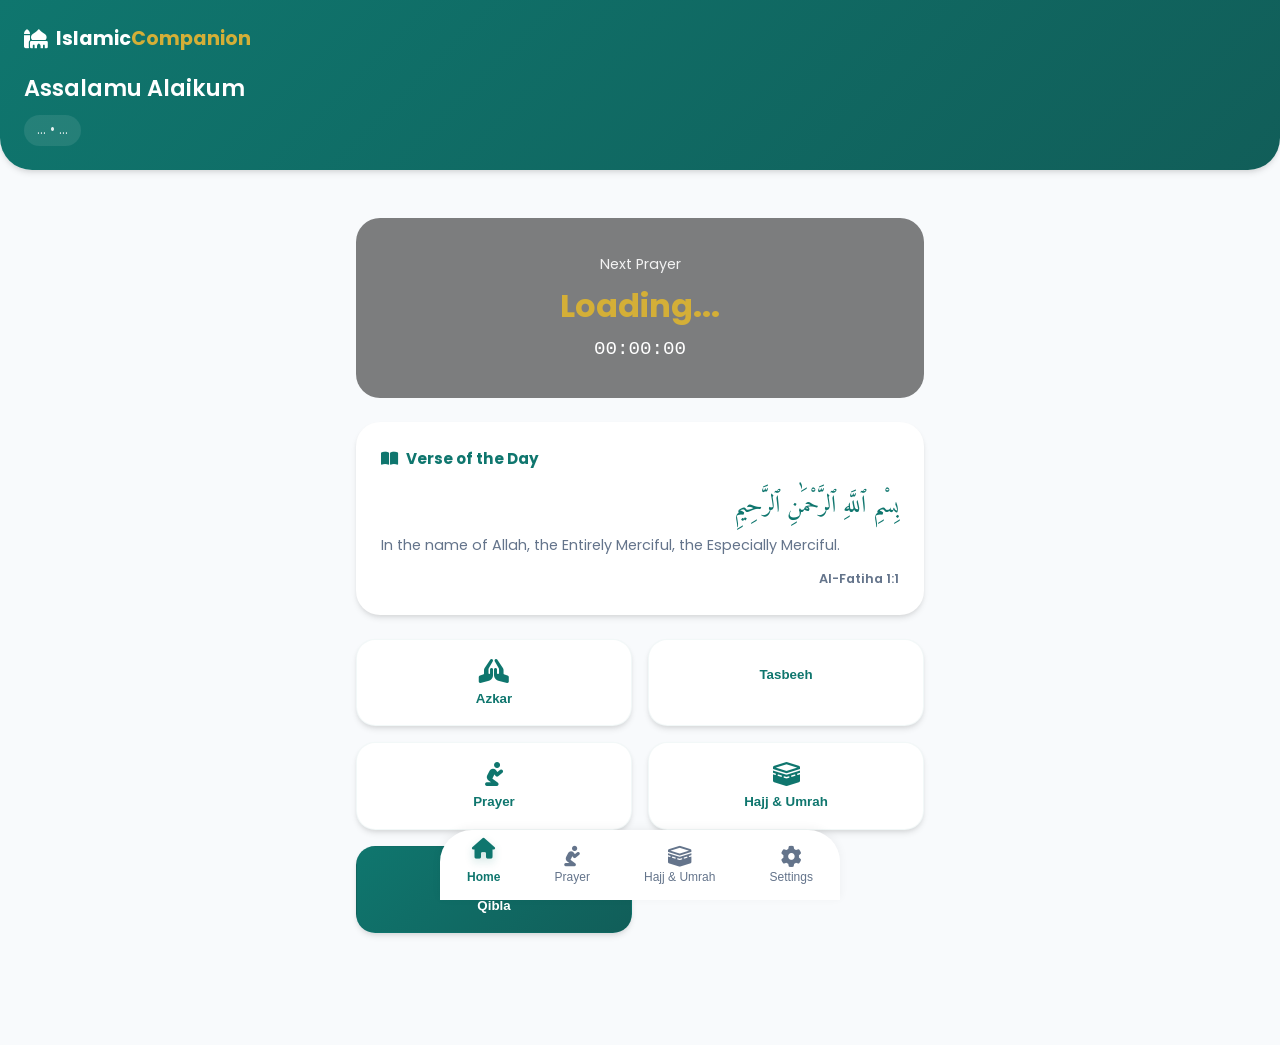
<file: index.html>
<!DOCTYPE html>
<html lang="en" data-theme="light">

<head>
    <meta charset="UTF-8">
    <meta name="viewport" content="width=device-width, initial-scale=1.0">
    <meta name="description" content="Islamic Companion - Prayer Times, Azkar, and Tasbeeh">
    <title>Islamic Companion</title>
    <!-- Fonts -->
    <link
        href="https://fonts.googleapis.com/css2?family=Amiri:wght@400;700&family=Poppins:wght@300;400;500;600;700&display=swap"
        rel="stylesheet">
    <!-- Icons -->
    <link rel="stylesheet" href="https://cdnjs.cloudflare.com/ajax/libs/font-awesome/6.4.0/css/all.min.css">
    <link rel="stylesheet" href="style.css">
</head>

<body>

    <!-- Header -->
    <header class="app-header">
        <div class="header-top">
            <button id="back-btn" class="icon-btn back-btn" onclick="navigateTo('home')" style="display: none;">
                <i class="fas fa-arrow-left"></i>
            </button>
            <div class="logo">
                <i class="fas fa-mosque"></i>
                <span data-i18n="app-name">Islamic<span>Companion</span></span>
            </div>
        </div>

        <div class="header-info">
            <div class="greeting" id="user-greeting" data-i18n="greeting">Assalamu Alaikum</div>

            <div class="date-container" onclick="openIslamicCalendar()">
                <span id="gregorian-date">...</span> • <span id="hijri-date">...</span>
            </div>
        </div>
    </header>

    <main id="main-content">
        <!-- Home Section -->
        <section id="home" class="page active">
            <div class="hero-banner">
                <div class="next-prayer-card">
                    <span class="label" data-i18n="next-prayer">Next Prayer</span>

                    <h2 id="next-prayer-name" data-i18n="loading">Loading...</h2>

                    <div id="prayer-countdown">00:00:00</div>
                </div>
            </div>

            <div class="card quran-verse-card">
                <div class="card-header"><i class="fas fa-book-open"></i> <span data-i18n="verse-day">Verse of the
                        Day</span></div>

                <p id="quran-arabic" class="arabic-text">بِسْمِ ٱللَّهِ ٱلرَّحْمَٰنِ ٱلرَّحِيمِ</p>
                <p id="quran-translation" class="translation">In the name of Allah, the Entirely Merciful, the
                    Especially Merciful.</p>
                <div class="card-footer" id="quran-ref">Al-Fatiha 1:1</div>
            </div>

            <div class="quick-actions">
                <button onclick="navigateTo('azkar')" class="action-btn">
                    <i class="fas fa-hands-praying"></i>
                    <span data-i18n="azkar">Azkar</span>
                </button>
                <button onclick="navigateTo('tasbeeh')" class="action-btn">
                    <i class="fas fa-beads"></i>
                    <span data-i18n="tasbeeh">Tasbeeh</span>
                </button>
                <button onclick="navigateTo('prayer')" class="action-btn">
                    <i class="fas fa-person-praying"></i>
                    <span data-i18n="prayer">Prayer</span>
                </button>
                <button onclick="navigateTo('hajj-umrah')" class="action-btn">
                    <i class="fas fa-kaaba"></i>
                    <span data-i18n="hajj-umrah">Hajj &amp; Umrah</span>
                </button>
                <button onclick="openCompass()" class="action-btn compass-action-btn">
                    <i class="fas fa-compass"></i>
                    <span>Qibla</span>
                </button>
            </div>




        </section>

        <!-- Azkar Section -->
        <section id="azkar" class="page">
            <h2 class="section-title" data-i18n="daily-azkar">Daily Azkar</h2>

            <div class="azkar-categories">
                <button class="cat-chip active" onclick="filterAzkar('morning')" data-i18n="morning">Morning</button>
                <button class="cat-chip" onclick="filterAzkar('evening')" data-i18n="evening">Evening</button>
                <button class="cat-chip" onclick="filterAzkar('after-prayer')" data-i18n="after-salah">After
                    Salah</button>

            </div>
            <div id="azkar-container" class="list-container">
                <!-- Rendered by JS -->
            </div>
        </section>

        <!-- Prayer Section (Separate Page) -->
        <section id="prayer" class="page">
            <div class="prayer-header-actions">
                <h2 class="section-title" data-i18n="namaz-guide">Namaz Guide</h2>
                <button id="toggle-prayer-times-btn" class="icon-btn toggle-times-btn" onclick="togglePrayerTimes()">
                    <i class="fas fa-clock"></i>
                </button>
            </div>

            <div id="prayer-times-container" class="prayer-times-collapsible">
                <div class="location-box">
                    <i class="fas fa-location-dot"></i>
                    <span id="location-name" data-i18n="detecting">Detecting location...</span>
                </div>
                <div class="prayer-list" id="prayer-times-list">
                    <div class="prayer-card" data-prayer="Fajr">
                        <span>Fajr</span>
                        <span class="time">--:--</span>
                    </div>
                    <div class="prayer-card" data-prayer="Dhuhr">
                        <span>Dhuhr</span>
                        <span class="time">--:--</span>
                    </div>
                    <div class="prayer-card" data-prayer="Asr">
                        <span>Asr</span>
                        <span class="time">--:--</span>
                    </div>
                    <div class="prayer-card" data-prayer="Maghrib">
                        <span>Maghrib</span>
                        <span class="time">--:--</span>
                    </div>
                    <div class="prayer-card" data-prayer="Isha">
                        <span>Isha</span>
                        <span class="time">--:--</span>
                    </div>
                </div>
            </div>

            <div id="namaz-guide-container" class="list-container">
                <!-- Rendered by JS -->
            </div>
        </section>

        <!-- Hajj & Umrah Section -->
        <section id="hajj-umrah" class="page">
            <!-- Sub-navigation -->
            <div class="hu-subnav">
                <button class="hu-subnav-btn active" id="btn-umrah" onclick="showHajjUmrahTab('umrah')">
                    <i class="fas fa-kaaba"></i>
                    <span>عمرہ</span>
                </button>
                <button class="hu-subnav-btn" id="btn-hajj" onclick="showHajjUmrahTab('hajj')">
                    <i class="fas fa-star-and-crescent"></i>
                    <span>حج</span>
                </button>
            </div>

            <!-- Umrah Tab -->
            <div id="hu-tab-umrah" class="hu-tab active">
                <div id="umrah-container" class="list-container">
                    <!-- Rendered by JS -->
                </div>
            </div>

            <!-- Hajj Tab -->
            <div id="hu-tab-hajj" class="hu-tab">
                <!-- Hajj type selector -->
                <div id="hajj-type-selector" class="hajj-type-selector">
                    <h3 class="section-title" style="text-align:center;">حج کی قسم منتخب کریں</h3>
                    <div id="hajj-type-container">
                        <!-- Rendered by JS -->
                    </div>
                </div>
                <!-- Hajj content -->
                <div id="hajj-content-container" class="list-container">
                    <!-- Rendered by JS -->
                </div>
            </div>
        </section>

        <!-- Tasbeeh Section -->
        <section id="tasbeeh" class="page">
            <div class="tasbeeh-container">
                <div class="tasbeeh-header-icon">
                    <i class="fas fa-beads"></i>
                </div>

                <select id="tasbeeh-select" class="tasbeeh-dropdown">
                    <option value="SubhanAllah">SubhanAllah</option>
                    <option value="Alhamdulillah">Alhamdulillah</option>
                    <option value="Allahu Akbar">Allahu Akbar</option>
                    <option value="Astaghfirullah">Astaghfirullah</option>
                </select>

                <div class="counter-display" id="counter-body">
                    <div id="tasbeeh-count">0</div>
                    <div class="target-info">Target: 33/100</div>
                </div>

                <div class="tasbeeh-controls">
                    <button id="reset-counter" class="secondary-btn"><i class="fas fa-rotate-right"></i></button>
                    <button id="tap-area" class="main-counter-btn">TAP</button>
                    <button id="vibrate-toggle" class="secondary-btn"><i class="fas fa-vibration"></i></button>
                </div>
            </div>
        </section>

        <!-- Settings Section -->
        <section id="settings" class="page">
            <h2 class="section-title" data-i18n="settings">Settings</h2>

            <div class="settings-list">
                <div class="setting-item">
                    <div class="setting-info">
                        <span class="setting-label" data-i18n="dark-mode">Dark Mode</span>
                        <span class="setting-desc" data-i18n="dark-mode-desc">Switch between light and dark
                            themes</span>

                    </div>
                    <label class="toggle-switch">
                        <input type="checkbox" id="dark-mode-toggle-settings">
                        <span class="slider"></span>
                    </label>
                </div>
                <div class="setting-item">
                    <div class="setting-info">
                        <span class="setting-label" data-i18n="font-size">Font Size</span>

                    </div>
                    <select id="font-size-adjust" class="mini-select">
                        <option value="small" data-i18n="small">Small</option>
                        <option value="medium" selected data-i18n="medium">Medium</option>
                        <option value="large" data-i18n="large">Large</option>
                    </select>
                </div>
                <div class="setting-item">
                    <div class="setting-info">
                        <span class="setting-label" data-i18n="language">Language</span>
                    </div>
                    <select id="language-select" class="mini-select">
                        <option value="en" selected>English</option>
                        <option value="ur">اردو (Urdu)</option>
                    </select>
                </div>

                <button class="danger-btn" id="reset-app-btn" data-i18n="reset-progress">Reset All Progress</button>

            </div>
        </section>
    </main>

    <!-- Bottom Navigation -->
    <nav class="bottom-nav">
        <button class="nav-item active" onclick="navigateTo('home')" data-target="home">
            <i class="fas fa-home"></i>
            <span data-i18n="home">Home</span>
        </button>
        <button class="nav-item" onclick="navigateTo('prayer')" data-target="prayer">
            <i class="fas fa-person-praying"></i>
            <span data-i18n="prayer">Prayer</span>
        </button>
        <button class="nav-item" onclick="navigateTo('hajj-umrah')" data-target="hajj-umrah">
            <i class="fas fa-kaaba"></i>
            <span data-i18n="hajj-umrah">Hajj &amp; Umrah</span>
        </button>
        <button class="nav-item" onclick="navigateTo('settings')" data-target="settings">
            <i class="fas fa-gear"></i>
            <span data-i18n="settings">Settings</span>
        </button>
    </nav>

    <!-- Journey Map Modal -->
    <div id="journey-map-modal" class="jm-overlay">
        <div class="jm-container">
            <div class="jm-header">
                <div class="jm-header-left">
                    <i class="fas fa-map-location-dot"></i>
                    <span class="jm-title">نقشہ</span>
                </div>
                <button class="jm-close-btn" onclick="closeJourneyMap()">
                    <i class="fas fa-times"></i>
                </button>
            </div>

            <!-- Miqat selector (Umrah only) -->
            <div id="miqat-selector-row" class="jm-miqat-row">
                <label class="jm-miqat-label"><i class="fas fa-location-dot"></i> اپنا میقات منتخب کریں:</label>
                <select id="miqat-map-select" class="jm-miqat-select" onchange="onMiqatChange(this.value)">
                    <option value="dhulhulaifa">ذوالحلیفہ — مدینہ کی جانب</option>
                    <option value="yalamlam">یلملم — یمن کی جانب</option>
                    <option value="qarnulmanazil">قرن المنازل — نجد کی جانب</option>
                    <option value="dhatayrq">ذات عرق — عراق کی جانب</option>
                    <option value="juhfa">الجُحفہ — شام / مصر کی جانب</option>
                    <option value="makkah_resident">جعرانہ / تنعیم — مکہ مقیم</option>
                </select>
            </div>

            <!-- Hajj day legend -->
            <div id="hajj-map-legend" class="jm-day-legend">
                <span class="jm-day-dot" style="background:#0f766e;"></span><span>۸ ذی الحجہ</span>
                <span class="jm-day-dot" style="background:#b45309;"></span><span>۹ ذی الحجہ</span>
                <span class="jm-day-dot" style="background:#7c3aed;"></span><span>۱۰ ذی الحجہ</span>
                <span class="jm-day-dot" style="background:#0369a1;"></span><span>ایام تشریق</span>
                <span class="jm-day-dot" style="background:#be185d;"></span><span>وداع</span>
            </div>

            <!-- Map canvas -->
            <div class="jm-canvas-wrap">
                <div id="journey-map-canvas"></div>
            </div>

            <!-- Step legend -->
            <div id="journey-step-legend" class="jm-step-legend"></div>
        </div>
    </div>

    <!-- Qibla Compass Modal -->
    <div id="compass-modal" class="compass-overlay">
        <div class="compass-container">
            <!-- Header -->
            <div class="compass-header">
                <div class="compass-hdr-left">
                    <i class="fas fa-compass compass-hdr-icon"></i>
                    <div>
                        <div class="compass-hdr-title">Qibla Compass</div>
                        <div class="compass-hdr-sub">قبلہ نما</div>
                    </div>
                </div>
                <button class="compass-close-btn" onclick="closeCompass()">
                    <i class="fas fa-times"></i>
                </button>
            </div>

            <!-- Status bar -->
            <div class="compass-status-bar" id="compass-status-bar">
                <i class="fas fa-circle-notch fa-spin" id="compass-status-icon"></i>
                <span id="compass-status-text">Locating your position...</span>
            </div>

            <!-- Compass dial area -->
            <div class="compass-dial-area">
                <div class="compass-wrap" id="compass-wrap">
                    <!-- Outer ring (rotates with device) -->
                    <div class="compass-ring" id="compass-ring">
                        <span class="crd n">N</span>
                        <span class="crd e">E</span>
                        <span class="crd s">S</span>
                        <span class="crd w">W</span>
                        <span class="crd ne">NE</span>
                        <span class="crd se">SE</span>
                        <span class="crd sw">SW</span>
                        <span class="crd nw">NW</span>
                        <!-- Tick marks generated by JS -->
                        <div id="compass-ticks"></div>
                    </div>

                    <!-- Qibla needle (rotates to point to Makkah) -->
                    <div class="qibla-needle-wrap" id="qibla-needle">
                        <div class="needle-tip">
                            <i class="fas fa-kaaba"></i>
                        </div>
                        <div class="needle-shaft-top"></div>
                        <div class="needle-center-dot"></div>
                        <div class="needle-shaft-bot"></div>
                    </div>

                    <!-- Degree ring label -->
                    <div class="compass-degree-badge" id="compass-degree-badge">--°</div>
                </div>
            </div>

            <!-- Info cards -->
            <div class="compass-info-row">
                <div class="compass-info-card">
                    <div class="ci-label">قبلہ سمت</div>
                    <div class="ci-value" id="qibla-degrees">--°</div>
                </div>
                <div class="compass-info-divider"></div>
                <div class="compass-info-card">
                    <div class="ci-label">مکہ مکرمہ</div>
                    <div class="ci-value" id="makkah-distance">-- km</div>
                </div>
            </div>

            <!-- Hint -->
            <p class="compass-hint" id="compass-hint">اپنا فون افقی رکھیں اور سبز تیر کی سمت میں منہ کریں</p>
        </div>
    </div>

    <!-- Islamic Calendar Modal -->
    <div id="calendar-modal" class="calendar-overlay">
        <div class="calendar-container">
            <div class="calendar-header-bar">
                <div style="width:36px;"></div> <!-- Spacer -->
                <div class="calendar-title" data-i18n="islamic-calendar">Islamic Calendar</div>
                <button class="calendar-close-btn" onclick="closeIslamicCalendar()">
                    <i class="fas fa-times"></i>
                </button>
            </div>

            <!-- Highlighted Greeting / Date Section -->
            <div class="calendar-greeting-box">
                <div class="cg-greeting" id="cal-greeting" data-i18n="greeting">Assalamu Alaikum</div>
                <div class="cg-date">
                    <span id="cal-gregorian-date">...</span> • <span id="cal-hijri-date">...</span>
                </div>
            </div>

            <!-- Events ribbon -->
            <div id="cal-events-ribbon" class="cal-events-ribbon"></div>

            <div class="calendar-controls">
                <button onclick="changeHijriMonth(-1)"><i class="fas fa-chevron-left"></i></button>
                <div class="calendar-month-title" id="calendar-month-title">...</div>
                <button onclick="changeHijriMonth(1)"><i class="fas fa-chevron-right"></i></button>
            </div>

            <div class="calendar-grid">
                <div class="cal-weekday">Sun</div>
                <div class="cal-weekday">Mon</div>
                <div class="cal-weekday">Tue</div>
                <div class="cal-weekday">Wed</div>
                <div class="cal-weekday">Thu</div>
                <div class="cal-weekday friday-header">Fri</div>
                <div class="cal-weekday">Sat</div>
            </div>

            <div id="cal-days-container" class="calendar-grid" style="margin-top: 0.2rem;">
                <!-- Days will be generated here -->
            </div>

            <div id="cal-loading" class="cal-loading"><i class="fas fa-circle-notch fa-spin"></i> Loading...</div>
        </div>
    </div>

    <script src="app.js"></script>
</body>

</html>
</file>
<file: style.css>
:root {
    --primary: #0f766e;
    --primary-dark: #115e59;
    --accent: #d4af37;
    --bg-color: #f8fafc;
    --card-bg: #ffffff;
    --text-main: #0f172a;
    --text-muted: #64748b;
    --shadow: 0 4px 6px -1px rgba(0, 0, 0, 0.1), 0 2px 4px -1px rgba(0, 0, 0, 0.06);
    --glass: rgba(255, 255, 255, 0.8);
    --nav-bg: #ffffff;
    --transition: all 0.3s cubic-bezier(0.4, 0, 0.2, 1);
}

[data-theme="dark"] {
    --bg-color: #0f172a;
    --card-bg: #1e293b;
    --text-main: #f8fafc;
    --text-muted: #94a3b8;
    --glass: rgba(30, 41, 59, 0.8);
    --nav-bg: #1e293b;
}

* {
    margin: 0;
    padding: 0;
    box-sizing: border-box;
    -webkit-tap-highlight-color: transparent;
}

body {
    font-family: 'Poppins', sans-serif;
    background-color: var(--bg-color);
    color: var(--text-main);
    line-height: 1.6;
    overflow-x: hidden;
    transition: background-color 0.3s ease, font-size 0.2s ease;
}

body.font-small { font-size: 14px; }
body.font-medium { font-size: 16px; }
body.font-large { font-size: 20px; }


.arabic-text {
    font-family: 'Amiri', serif;
    font-size: 1.5rem;
    direction: rtl;
    color: var(--primary);
    margin-bottom: 0.5rem;
    word-break: break-word;
    overflow-wrap: break-word;
}

/* Header */
.app-header {
    padding: 1.5rem;
    background: linear-gradient(135deg, var(--primary), var(--primary-dark));
    color: white;
    border-bottom-left-radius: 2rem;
    border-bottom-right-radius: 2rem;
    box-shadow: var(--shadow);
}

.header-top {
    display: flex;
    justify-content: space-between;
    align-items: center;
    margin-bottom: 1rem;
}

.logo {
    display: flex;
    align-items: center;
    gap: 0.5rem;
    font-weight: 700;
    font-size: 1.2rem;
}

.logo span span {
    color: var(--accent);
}

.icon-btn {
    background: rgba(255, 255, 255, 0.2);
    border: none;
    color: white;
    width: 40px;
    height: 40px;
    border-radius: 50%;
    cursor: pointer;
    backdrop-filter: blur(5px);
    display: flex;
    align-items: center;
    justify-content: center;
    transition: var(--transition);
}

.back-btn {
    margin-right: 0.5rem;
}


.header-info .greeting {
    font-size: 1.4rem;
    font-weight: 600;
}

.header-info .date-container {
    font-size: 0.85rem;
    opacity: 0.9;
    background: rgba(255, 255, 255, 0.1);
    padding: 0.3rem 0.8rem;
    border-radius: 1rem;
    display: inline-block;
    margin-top: 0.5rem;
}

/* Layout */
main {
    padding: 1rem 1rem 80px 1rem;
    max-width: 600px;
    margin: 0 auto;
}

.page {
    display: none;
    animation: fadeIn 0.4s ease-out;
}

.page.active {
    display: block;
}

@keyframes fadeIn {
    from {
        opacity: 0;
        transform: translateY(10px);
    }

    to {
        opacity: 1;
        transform: translateY(0);
    }
}

/* Cards */
.card {
    background: var(--card-bg);
    padding: 1.5rem;
    border-radius: 1.5rem;
    box-shadow: var(--shadow);
    margin-bottom: 1.5rem;
    border: 1px solid rgba(255, 255, 255, 0.1);
    transition: var(--transition);
}

.card:hover {
    transform: translateY(-2px);
    box-shadow: 0 10px 15px -3px rgba(0, 0, 0, 0.1);
}

.hero-banner {
    background: linear-gradient(rgba(0, 0, 0, 0.5), rgba(0, 0, 0, 0.5)), url('https://images.unsplash.com/photo-1542810634-71277d95dcbb?q=80&w=1000&auto=format&fit=crop');
    background-size: cover;
    background-position: center;
    height: 180px;
    border-radius: 1.5rem;
    margin-bottom: 1.5rem;
    display: flex;
    align-items: center;
    justify-content: center;
    color: white;
    text-align: center;
}

.next-prayer-card .label {
    font-size: 0.9rem;
    opacity: 0.9;
}

.next-prayer-card h2 {
    font-size: 2rem;
    margin: 0.2rem 0;
    color: var(--accent);
}

#prayer-countdown {
    font-family: monospace;
    font-size: 1.2rem;
}

/* Quick Actions */
.quick-actions {
    display: grid;
    grid-template-columns: 1fr 1fr;
    gap: 1rem;
    margin-bottom: 2rem;
}

.prayer-action-btn {
    grid-column: span 2;
    flex-direction: row !important;
    padding: 1rem 2rem !important;
    gap: 1rem !important;
}

.home-sub-section {
    margin-top: 2rem;
    animation: fadeIn 0.4s ease-out;
}


.action-btn {
    background: var(--card-bg);
    border: none;
    padding: 1.2rem;
    border-radius: 1.2rem;
    display: flex;
    flex-direction: column;
    align-items: center;
    gap: 0.5rem;
    color: var(--primary);
    font-weight: 600;
    box-shadow: var(--shadow);
    cursor: pointer;
    transition: var(--transition);
    border: 1px solid rgba(15, 118, 110, 0.05);
}

.action-btn:hover {
    background: var(--primary);
    color: white;
    transform: translateY(-3px);
}

.action-btn:hover i {
    color: white;
}

.action-btn i {
    font-size: 1.5rem;
}

.action-btn:active {
    transform: scale(0.95);
    background: rgba(15, 118, 110, 0.1);
}

/* Prayer Times */
.prayer-card {
    display: flex;
    justify-content: space-between;
    align-items: center;
    background: var(--card-bg);
    padding: 1.2rem 1.5rem;
    border-radius: 1rem;
    margin-bottom: 0.8rem;
    box-shadow: var(--shadow);
    transition: var(--transition);
}

.prayer-card.current {
    border: 2px solid var(--accent);
    background: linear-gradient(to right, var(--card-bg), rgba(212, 175, 55, 0.1));
}

.prayer-card .time {
    font-weight: 700;
    color: var(--primary);
}

/* Tasbeeh */
.tasbeeh-container {
    text-align: center;
    padding-top: 1rem;
}

.tasbeeh-header-icon {
    font-size: 3rem;
    color: var(--primary);
    margin-bottom: 1rem;
    opacity: 0.8;
}


.counter-display {
    width: min(220px, 60vw);
    height: min(220px, 60vw);
    background: var(--card-bg);
    border-radius: 50%;
    margin: 2rem auto;
    display: flex;
    flex-direction: column;
    justify-content: center;
    align-items: center;
    box-shadow: 0 10px 25px rgba(0, 0, 0, 0.1), inset 0 0 15px rgba(0, 0, 0, 0.05);
    border: 8px solid var(--primary);
    cursor: pointer;
    transition: var(--transition);
}

.counter-display:active {
    transform: scale(0.92);
}

#tasbeeh-count {
    font-size: 4rem;
    font-weight: 700;
    color: var(--primary);
}

.main-counter-btn {
    background: var(--primary);
    color: white;
    border: none;
    padding: 1rem 3rem;
    border-radius: 2rem;
    font-size: 1.2rem;
    font-weight: 600;
    box-shadow: var(--shadow);
}

.tasbeeh-controls {
    display: flex;
    justify-content: center;
    align-items: center;
    gap: 1.5rem;
}

.secondary-btn {
    width: 50px;
    height: 50px;
    border-radius: 50%;
    border: none;
    background: var(--card-bg);
    color: var(--text-muted);
    box-shadow: var(--shadow);
}

/* Azkar List */
.azkar-card {
    background: var(--card-bg);
    padding: 1.5rem;
    border-radius: 1rem;
    margin-bottom: 1rem;
    box-shadow: var(--shadow);
}

.cat-chip {
    padding: 0.5rem 1.2rem;
    border-radius: 2rem;
    border: 1px solid var(--primary);
    background: transparent;
    color: var(--primary);
    margin-right: 0.5rem;
    margin-bottom: 0.5rem;
    cursor: pointer;
    white-space: nowrap;
    font-size: 0.85rem;
    transition: var(--transition);
    font-family: 'Poppins', sans-serif;
}

.cat-chip:active { transform: scale(0.95); }

.cat-chip.active {
    background: var(--primary);
    color: white;
}

/* Bottom Nav */
.bottom-nav {
    position: fixed;
    bottom: 0;
    left: 0;
    right: 0;
    height: 70px;
    background: var(--nav-bg);
    display: flex;
    justify-content: space-around;
    align-items: center;
    box-shadow: 0 -2px 10px rgba(0, 0, 0, 0.05);
    z-index: 1000;
    padding-bottom: env(safe-area-inset-bottom);
}

.nav-item {
    background: none;
    border: none;
    display: flex;
    flex-direction: column;
    align-items: center;
    color: var(--text-muted);
    font-size: 0.75rem;
    gap: 0.2rem;
    transition: var(--transition);
    cursor: pointer;
}

.nav-item i {
    font-size: 1.3rem;
}

.nav-item.active {
    color: var(--primary);
    font-weight: 600;
}

.nav-item.active i {
    transform: translateY(-8px);
    color: var(--primary);
    text-shadow: 0 4px 10px rgba(15, 118, 110, 0.2);
}

/* Utilities */
.section-title {
    margin-bottom: 1.2rem;
    font-weight: 700;
    color: var(--primary);
}

.translation {
    font-size: 0.9rem;
    color: var(--text-muted);
}

.card-footer {
    margin-top: 0.8rem;
    font-size: 0.8rem;
    font-weight: 600;
    text-align: end;
    color: var(--text-muted);
}

/* Card Header */
.card-header {
    display: flex;
    align-items: center;
    gap: 0.5rem;
    font-weight: 700;
    color: var(--primary);
    margin-bottom: 1rem;
    font-size: 0.95rem;
}


/* Azkar Card Styles */
.zikr-card {
    background: var(--card-bg);
    border-radius: 1.2rem;
    margin-bottom: 1rem;
    padding: 1.2rem;
    box-shadow: var(--shadow);
    transition: var(--transition);
    border: 1px solid rgba(0, 0, 0, 0.05);
    overflow: hidden;
}

.zikr-card.completed {
    border-inline-start: 5px solid #10b981;
    opacity: 0.8;
}


.zikr-main-content {
    cursor: pointer;
}

.zikr-card .arabic-text {
    font-size: 1.4rem;
    line-height: 2.2rem;
    margin-bottom: 0.5rem;
    color: var(--text-main);
}

.expandable-content {
    max-height: 0;
    overflow: hidden;
    transition: max-height 0.4s ease-out;
}

.zikr-card.expanded .expandable-content {
    max-height: 1500px;
    margin-top: 1rem;
    padding-top: 1rem;
    border-top: 1px dashed var(--text-muted);
}

.urdu-text {
    color: var(--primary);
    font-family: 'Amiri', serif;
    font-size: 1.2rem;
    direction: rtl;
    text-align: right;
    margin-bottom: 0.5rem;
    line-height: 1.9rem;
    word-break: break-word;
    overflow-wrap: break-word;
}

[lang="ur"] body {
    font-family: 'Amiri', 'Poppins', sans-serif;
}

[lang="ur"] .arabic-text {
    font-size: 1.8rem;
}


.english-text {
    font-size: 0.85rem;
    color: var(--text-muted);
    font-style: italic;
    line-height: 1.6;
    word-break: break-word;
}

/* Expand hint */
.expand-hint {
    font-size: 0.72rem;
    color: var(--primary);
    opacity: 0.7;
    margin-top: 0.4rem;
    display: flex;
    align-items: center;
    gap: 0.3rem;
}

.zikr-card.expanded .expand-hint { display: none; }

/* Footer & Progress */
.zikr-footer {
    display: flex;
    justify-content: space-between;
    align-items: center;
    margin-top: 1.2rem;
    gap: 1rem;
}

.progress-info {
    flex-grow: 1;
}

.count-display {
    font-size: 0.8rem;
    font-weight: 700;
    color: var(--primary);
    margin-bottom: 4px;
    display: block;
}

.progress-bar-bg {
    width: 100%;
    height: 6px;
    background: #e2e8f0;
    border-radius: 10px;
    overflow: hidden;
}

.progress-bar-fill {
    height: 100%;
    background: var(--primary);
    width: 0%;
    transition: width 0.3s ease;
}

.zikr-card.completed .progress-bar-fill {
    background: #10b981;
}

/* Action Buttons */
.zikr-actions {
    display: flex;
    gap: 0.5rem;
}

.count-btn {
    background: var(--primary);
    color: white;
    border: none;
    padding: 0.5rem 1.2rem;
    border-radius: 0.8rem;
    font-weight: 700;
    min-width: 70px;
    cursor: pointer;
    transition: transform 0.1s active;
}

.count-btn:active {
    transform: scale(0.9);
}

.count-btn:disabled {
    background: #10b981;
    cursor: default;
}

.reset-btn {
    background: #f1f5f9;
    color: var(--text-muted);
    border: none;
    width: 35px;
    height: 35px;
    border-radius: 0.8rem;
    cursor: pointer;
}

/* Dark Mode Tweaks */
[data-theme="dark"] .zikr-card {
    border-color: rgba(255, 255, 255, 0.05);
}

[data-theme="dark"] .reset-btn {
    background: #334155;
    color: #94a3b8;
}

/* Prayer & Namaz Guide Styles */
.prayer-header-actions {
    display: flex;
    justify-content: space-between;
    align-items: center;
    margin-bottom: 1.2rem;
}

.prayer-header-actions .section-title {
    margin-bottom: 0;
}

.toggle-times-btn {
    background: var(--primary);
    color: white;
}

.prayer-times-collapsible {
    max-height: 0;
    overflow: hidden;
    transition: max-height 0.4s ease-in-out, padding 0.4s ease, margin 0.4s ease;
    margin-bottom: 0;
    padding-bottom: 0;
    opacity: 0;
}

.prayer-times-collapsible.expanded {
    max-height: 500px; /* Adjust as needed */
    margin-bottom: 2rem;
    padding-bottom: 1rem;
    border-bottom: 1px dashed var(--text-muted);
    opacity: 1;
}

.guide-module {
    background: var(--card-bg);
    border-radius: 1rem;
    margin-bottom: 1.5rem;
    box-shadow: var(--shadow);
    overflow: hidden;
    border: 1px solid rgba(0, 0, 0, 0.05);
}

[data-theme="dark"] .guide-module {
    border-color: rgba(255, 255, 255, 0.05);
}

.guide-header {
    padding: 1.2rem 1.5rem;
    background: rgba(15, 118, 110, 0.05);
    cursor: pointer;
    display: flex;
    justify-content: space-between;
    align-items: center;
    font-weight: 700;
    color: var(--primary);
    transition: background 0.3s ease;
}

.guide-header:hover {
    background: rgba(15, 118, 110, 0.1);
}

.guide-header i {
    transition: transform 0.3s ease;
}

.guide-module.expanded .guide-header i {
    transform: rotate(180deg);
}

.guide-content {
    max-height: 0;
    overflow: hidden;
    transition: max-height 0.4s ease-in-out;
    background: var(--card-bg);
}

.guide-module.expanded .guide-content {
    max-height: 6000px;
}

.guide-section {
    padding: 1.2rem;
    border-bottom: 1px solid rgba(0, 0, 0, 0.05);
}

.guide-section:last-child {
    border-bottom: none;
}

.guide-section-title {
    font-size: 1.1rem;
    font-weight: 600;
    margin-bottom: 1rem;
    color: var(--text-main);
    display: flex;
    align-items: center;
    gap: 0.5rem;
}

.guide-section-title::before {
    content: '';
    display: inline-block;
    width: 6px;
    height: 1rem;
    background: var(--accent);
    border-radius: 4px;
}

.guide-step {
    display: flex;
    margin-bottom: 1rem;
    gap: 1rem;
}

.guide-step-number {
    width: 30px;
    height: 30px;
    background: var(--primary);
    color: white;
    border-radius: 50%;
    display: flex;
    align-items: center;
    justify-content: center;
    font-weight: 700;
    flex-shrink: 0;
    font-size: 0.9rem;
}

.guide-step-content {
    flex-grow: 1;
}

.guide-step-title {
    font-weight: 600;
    color: var(--text-main);
    margin-bottom: 0.2rem;
}

.guide-step-desc {
    color: var(--text-muted);
    font-size: 0.92rem;
    line-height: 1.7;
    word-break: break-word;
    overflow-wrap: break-word;
}

.guide-arabic-block {
    margin-top: 0.8rem;
    padding: 1rem;
    background: rgba(15, 118, 110, 0.05);
    border-radius: 0.8rem;
    border-right: 3px solid var(--primary);
    direction: rtl;
    text-align: right;
}

.guide-arabic-text {
    font-family: 'Amiri', serif;
    font-size: 1.4rem;
    color: var(--primary-dark);
    line-height: 2.2rem;
    word-break: break-word;
    overflow-wrap: break-word;
}

[data-theme="dark"] .guide-arabic-text {
    color: var(--accent);
}

.guide-urdu-text {
    font-family: 'Amiri', serif;
    color: var(--text-muted);
    font-size: 1.05rem;
    margin-top: 0.6rem;
    direction: rtl;
    text-align: right;
    line-height: 1.9rem;
    word-break: break-word;
    overflow-wrap: break-word;
}

.guide-list {
    list-style: none;
    padding-left: 0;
}

.guide-list li {
    position: relative;
    padding-left: 1.5rem;
    margin-bottom: 0.5rem;
    color: var(--text-muted);
}

.guide-list li::before {
    content: '•';
    position: absolute;
    left: 0;
    color: var(--accent);
    font-weight: bold;
    font-size: 1.2rem;
    line-height: 1.2rem;
}

[lang="ur"] .guide-list li {
    padding-left: 0;
    padding-right: 1.5rem;
}

[lang="ur"] .guide-list li::before {
    left: auto;
    right: 0;
}


/* ===================== Hajj & Umrah Styles ===================== */

/* Sub-nav tabs */
.hu-subnav {
    display: grid;
    grid-template-columns: 1fr 1fr;
    gap: 0.8rem;
    margin-bottom: 1.5rem;
}

.hu-subnav-btn {
    display: flex;
    align-items: center;
    justify-content: center;
    gap: 0.6rem;
    padding: 0.9rem 1rem;
    border-radius: 1rem;
    border: 2px solid var(--primary);
    background: transparent;
    color: var(--primary);
    font-size: 1rem;
    font-weight: 700;
    font-family: 'Amiri', serif;
    cursor: pointer;
    transition: var(--transition);
}

.hu-subnav-btn i { font-size: 1.2rem; }

.hu-subnav-btn.active {
    background: linear-gradient(135deg, var(--primary), var(--primary-dark));
    color: white;
    border-color: transparent;
    box-shadow: 0 6px 20px rgba(15, 118, 110, 0.35);
}

.hu-subnav-btn:not(.active):hover {
    background: rgba(15, 118, 110, 0.08);
}

/* Tab panels */
.hu-tab { display: none; animation: fadeIn 0.4s ease-out; }
.hu-tab.active { display: block; }

/* Hajj type selector cards */
.hajj-type-selector { margin-bottom: 1.5rem; }

.hajj-type-grid {
    display: grid;
    grid-template-columns: 1fr;
    gap: 0.8rem;
}

.hajj-type-card {
    background: var(--card-bg);
    border-radius: 1rem;
    padding: 1rem 1.2rem;
    border: 2px solid transparent;
    box-shadow: var(--shadow);
    cursor: pointer;
    transition: var(--transition);
    display: flex;
    align-items: flex-start;
    gap: 1rem;
}

.hajj-type-card:hover {
    border-color: var(--primary);
    transform: translateY(-2px);
}

.hajj-type-card.selected {
    border-color: var(--primary);
    background: linear-gradient(135deg, rgba(15,118,110,0.06), rgba(15,118,110,0.02));
}

.hajj-type-icon {
    width: 44px;
    height: 44px;
    background: linear-gradient(135deg, var(--primary), var(--primary-dark));
    border-radius: 0.8rem;
    display: flex;
    align-items: center;
    justify-content: center;
    flex-shrink: 0;
    color: white;
    font-size: 1.2rem;
}

.hajj-type-info { flex-grow: 1; }

.hajj-type-name {
    font-weight: 700;
    font-size: 1.1rem;
    font-family: 'Amiri', serif;
    color: var(--primary);
    display: flex;
    align-items: center;
    gap: 0.5rem;
    flex-wrap: wrap;
    direction: rtl;
}

.badge-afzal {
    font-size: 0.65rem;
    font-family: 'Poppins', sans-serif;
    background: var(--accent);
    color: #0f172a;
    padding: 0.1rem 0.5rem;
    border-radius: 2rem;
    font-weight: 700;
}

.hajj-type-desc {
    font-size: 0.88rem;
    color: var(--text-muted);
    margin-top: 0.3rem;
    direction: rtl;
    text-align: right;
    font-family: 'Amiri', serif;
    line-height: 1.5;
}

/* HU info card (steps, duas, masail, etc.) */
.hu-info-card {
    background: var(--card-bg);
    border-radius: 1rem;
    margin-bottom: 1.2rem;
    box-shadow: var(--shadow);
    overflow: hidden;
    border: 1px solid rgba(0,0,0,0.05);
}

[data-theme="dark"] .hu-info-card { border-color: rgba(255,255,255,0.05); }

.hu-info-header {
    padding: 1rem 1.2rem;
    background: rgba(15,118,110,0.06);
    cursor: pointer;
    display: flex;
    justify-content: space-between;
    align-items: center;
    font-weight: 700;
    color: var(--primary);
    transition: background 0.3s;
    gap: 0.8rem;
}

.hu-info-header:hover { background: rgba(15,118,110,0.12); }

.hu-info-header-left {
    display: flex;
    align-items: center;
    gap: 0.7rem;
}

.hu-info-header-icon {
    width: 34px;
    height: 34px;
    background: linear-gradient(135deg, var(--primary), var(--primary-dark));
    border-radius: 0.6rem;
    display: flex;
    align-items: center;
    justify-content: center;
    color: white;
    font-size: 0.95rem;
    flex-shrink: 0;
}

.hu-info-title {
    font-size: 0.95rem;
    direction: rtl;
    font-family: 'Amiri', serif;
    line-height: 1.3;
}

.hu-info-chevron { transition: transform 0.3s ease; flex-shrink: 0; }
.hu-info-card.expanded .hu-info-chevron { transform: rotate(180deg); }

.hu-info-body {
    max-height: 0;
    overflow: hidden;
    transition: max-height 0.45s ease-in-out;
}

.hu-info-card.expanded .hu-info-body { max-height: 8000px; }

.hu-info-inner { padding: 1rem 1.2rem 1.2rem; }

/* Umrah step card */
.hu-step {
    display: flex;
    gap: 0.9rem;
    margin-bottom: 1rem;
}

.hu-step-num {
    width: 30px;
    height: 30px;
    background: var(--primary);
    color: white;
    border-radius: 50%;
    display: flex;
    align-items: center;
    justify-content: center;
    font-weight: 700;
    font-size: 0.85rem;
    flex-shrink: 0;
}

.hu-step-body { flex-grow: 1; direction: rtl; text-align: right; }

.hu-step-title {
    font-weight: 700;
    font-family: 'Amiri', serif;
    font-size: 1rem;
    color: var(--text-main);
    margin-bottom: 0.3rem;
}

.hu-step-desc {
    font-size: 0.9rem;
    color: var(--text-muted);
    direction: rtl;
    text-align: right;
    font-family: 'Amiri', serif;
    line-height: 1.75;
    word-break: break-word;
    overflow-wrap: break-word;
}

.hu-arabic-block {
    margin-top: 0.8rem;
    padding: 0.9rem;
    background: rgba(15,118,110,0.05);
    border-radius: 0.8rem;
    border-right: 3px solid var(--primary);
    direction: rtl;
    text-align: right;
}

.hu-arabic-text {
    font-family: 'Amiri', serif;
    font-size: 1.3rem;
    color: var(--primary-dark);
    line-height: 2rem;
    word-break: break-word;
}

[data-theme="dark"] .hu-arabic-text { color: var(--accent); }

.hu-arabic-translation {
    font-family: 'Amiri', serif;
    color: var(--text-muted);
    font-size: 1rem;
    margin-top: 0.5rem;
    line-height: 1.85rem;
    direction: rtl;
    text-align: right;
    word-break: break-word;
    overflow-wrap: break-word;
}

.hu-note {
    margin-top: 0.7rem;
    padding: 0.7rem 0.9rem;
    background: rgba(212, 175, 55, 0.1);
    border-left: 3px solid var(--accent);
    border-radius: 0.5rem;
    font-size: 0.88rem;
    color: var(--text-muted);
    direction: rtl;
    text-align: right;
    font-family: 'Amiri', serif;
    line-height: 1.7;
    word-break: break-word;
}

.hu-list {
    list-style: none;
    padding: 0;
    direction: rtl;
    text-align: right;
}

.hu-list li {
    position: relative;
    padding-right: 1.4rem;
    padding-bottom: 0.5rem;
    color: var(--text-muted);
    font-size: 0.92rem;
    font-family: 'Amiri', serif;
    line-height: 1.7;
    word-break: break-word;
    overflow-wrap: break-word;
}

.hu-list li::before {
    content: '●';
    position: absolute;
    right: 0;
    color: var(--accent);
    font-size: 0.7rem;
    top: 0.3rem;
}

.hu-section-label {
    font-size: 0.78rem;
    font-weight: 600;
    color: var(--primary);
    text-transform: uppercase;
    letter-spacing: 0.5px;
    margin-bottom: 0.5rem;
    font-family: 'Poppins', sans-serif;
}

.hu-divider {
    border: none;
    border-top: 1px dashed rgba(0,0,0,0.1);
    margin: 0.9rem 0;
}

[data-theme="dark"] .hu-divider { border-color: rgba(255,255,255,0.07); }

.hu-gender-row {
    display: grid;
    grid-template-columns: 1fr 1fr;
    gap: 0.8rem;
    margin-top: 0.5rem;
}

.hu-gender-box {
    padding: 0.7rem;
    border-radius: 0.7rem;
    background: rgba(15,118,110,0.05);
    direction: rtl;
    text-align: right;
}

.hu-gender-label {
    font-size: 0.75rem;
    font-weight: 700;
    color: var(--primary);
    font-family: 'Poppins', sans-serif;
    margin-bottom: 0.3rem;
    display: block;
}

/* Back button for Hajj type */
.hu-back-btn {
    display: inline-flex;
    align-items: center;
    gap: 0.5rem;
    background: transparent;
    border: 1px solid var(--primary);
    color: var(--primary);
    padding: 0.5rem 1rem;
    border-radius: 2rem;
    font-size: 0.85rem;
    cursor: pointer;
    margin-bottom: 1rem;
    transition: var(--transition);
}
.hu-back-btn:hover { background: var(--primary); color: white; }

/* Section heading badge */
.hu-section-heading {
    display: flex;
    align-items: center;
    gap: 0.6rem;
    margin-bottom: 1rem;
    direction: rtl;
}

.hu-section-heading-text {
    font-size: 1.05rem;
    font-weight: 700;
    font-family: 'Amiri', serif;
    color: var(--text-main);
}

.hu-section-heading::after {
    content: '';
    flex: 1;
    height: 1px;
    background: linear-gradient(to left, transparent, var(--primary));
    opacity: 0.3;
}

@media (max-width: 480px) {
    .hu-subnav-btn { font-size: 0.9rem; padding: 0.75rem; }
    .hu-arabic-text { font-size: 1.15rem; line-height: 1.8rem; }
    .hu-gender-row { grid-template-columns: 1fr; }
}

/* ===================== Journey Map Modal ===================== */

/* Map open button */
.jm-open-btn {
    display: flex;
    align-items: center;
    gap: 0.6rem;
    width: 100%;
    padding: 0.85rem 1.2rem;
    margin-bottom: 1.2rem;
    border-radius: 1rem;
    border: 2px dashed var(--primary);
    background: rgba(15,118,110,0.04);
    color: var(--primary);
    font-family: 'Amiri', serif;
    font-size: 1rem;
    font-weight: 700;
    cursor: pointer;
    transition: var(--transition);
    direction: rtl;
    justify-content: center;
}
.jm-open-btn:hover {
    background: var(--primary);
    color: white;
    border-style: solid;
}
.jm-open-btn i { font-size: 1.2rem; }

/* Modal overlay */
.jm-overlay {
    position: fixed;
    inset: 0;
    background: rgba(0,0,0,0.6);
    z-index: 9000;
    display: flex;
    align-items: flex-end;
    justify-content: center;
    opacity: 0;
    pointer-events: none;
    transition: opacity 0.3s ease;
}
.jm-overlay.active {
    opacity: 1;
    pointer-events: all;
}

/* Modal sheet */
.jm-container {
    background: var(--card-bg);
    width: 100%;
    max-width: 520px;
    max-height: 92vh;
    border-radius: 1.5rem 1.5rem 0 0;
    display: flex;
    flex-direction: column;
    transform: translateY(100%);
    transition: transform 0.35s cubic-bezier(0.34,1.56,0.64,1);
    overflow: hidden;
}
.jm-overlay.active .jm-container { transform: translateY(0); }

/* Header */
.jm-header {
    display: flex;
    justify-content: space-between;
    align-items: center;
    padding: 1rem 1.2rem;
    background: linear-gradient(135deg, var(--primary), var(--primary-dark));
    color: white;
    flex-shrink: 0;
}
.jm-header-left {
    display: flex;
    align-items: center;
    gap: 0.6rem;
    font-weight: 700;
    font-family: 'Amiri', serif;
    font-size: 1.1rem;
}
.jm-close-btn {
    background: rgba(255,255,255,0.2);
    border: none;
    color: white;
    width: 32px;
    height: 32px;
    border-radius: 50%;
    cursor: pointer;
    display: flex;
    align-items: center;
    justify-content: center;
    font-size: 0.9rem;
    transition: background 0.2s;
}
.jm-close-btn:hover { background: rgba(255,255,255,0.35); }

/* Miqat row */
.jm-miqat-row {
    padding: 0.8rem 1.2rem;
    background: rgba(15,118,110,0.05);
    border-bottom: 1px solid rgba(0,0,0,0.05);
    display: flex;
    flex-direction: column;
    gap: 0.5rem;
    flex-shrink: 0;
}
[data-theme="dark"] .jm-miqat-row { border-color: rgba(255,255,255,0.06); }

.jm-miqat-label {
    font-size: 0.82rem;
    color: var(--primary);
    font-weight: 600;
    display: flex;
    align-items: center;
    gap: 0.4rem;
}
.jm-miqat-select {
    width: 100%;
    padding: 0.55rem 0.8rem;
    border-radius: 0.7rem;
    border: 1.5px solid rgba(15,118,110,0.3);
    background: var(--card-bg);
    color: var(--text-main);
    font-size: 0.88rem;
    font-family: 'Amiri', serif;
    cursor: pointer;
    outline: none;
    direction: rtl;
}
.jm-miqat-select:focus { border-color: var(--primary); }

/* Day legend (Hajj) */
.jm-day-legend {
    display: flex;
    flex-wrap: wrap;
    gap: 0.6rem 1rem;
    padding: 0.6rem 1.2rem;
    background: rgba(15,118,110,0.03);
    border-bottom: 1px solid rgba(0,0,0,0.05);
    align-items: center;
    font-size: 0.78rem;
    color: var(--text-muted);
    font-family: 'Amiri', serif;
    flex-shrink: 0;
}
.jm-day-dot {
    display: inline-block;
    width: 10px;
    height: 10px;
    border-radius: 50%;
    flex-shrink: 0;
}

/* SVG canvas wrapper */
.jm-canvas-wrap {
    flex: 1;
    overflow-y: auto;
    overflow-x: hidden;
    padding: 0.5rem;
    -webkit-overflow-scrolling: touch;
}
#journey-map-canvas {
    width: 100%;
    min-height: 200px;
}
#journey-map-canvas svg {
    width: 100%;
    height: auto;
    display: block;
}

/* Step legend */
.jm-step-legend {
    padding: 0.8rem 1.2rem;
    border-top: 1px solid rgba(0,0,0,0.06);
    display: flex;
    flex-direction: column;
    gap: 0.35rem;
    max-height: 180px;
    overflow-y: auto;
    flex-shrink: 0;
    background: var(--card-bg);
}
[data-theme="dark"] .jm-step-legend { border-color: rgba(255,255,255,0.06); }

.jm-legend-item {
    display: flex;
    align-items: flex-start;
    gap: 0.6rem;
    direction: rtl;
}
.jm-legend-num {
    width: 20px;
    height: 20px;
    border-radius: 50%;
    display: flex;
    align-items: center;
    justify-content: center;
    font-size: 0.7rem;
    font-weight: 700;
    color: white;
    flex-shrink: 0;
}
.jm-legend-text {
    font-family: 'Amiri', serif;
    font-size: 0.88rem;
    color: var(--text-muted);
    line-height: 1.4;
    padding-top: 0.1rem;
}
.jm-legend-text strong {
    color: var(--text-main);
    display: block;
    font-size: 0.9rem;
}

/* Interactive legend highlight */
.jm-legend-item {
    cursor: pointer;
    padding: 0.3rem 0.5rem;
    border-radius: 0.5rem;
    transition: background 0.2s;
}
.jm-legend-item:hover { background: rgba(15,118,110,0.06); }
.jm-legend-item.jm-active {
    background: rgba(15,118,110,0.1);
    border-left: 3px solid var(--primary);
}
[data-theme="dark"] .jm-legend-item.jm-active { background: rgba(15,118,110,0.18); }

/* ===== Map Animations ===== */
@keyframes pathReveal {
    from { stroke-dashoffset: 1000; opacity: 0; }
    to   { stroke-dashoffset: 0;    opacity: 1; }
}

@keyframes tawafSpin {
    from { transform-origin: center; transform: rotate(0deg); }
    to   { transform-origin: center; transform: rotate(360deg); }
}

@keyframes mapPulse {
    0%,100% { r: 20; opacity: 0.12; }
    50%      { r: 28; opacity: 0.06; }
}

.tawaf-ring       { animation: tawafSpin 12s linear infinite; transform-box: fill-box; transform-origin: center; }
.tawaf-ring-outer { animation: tawafSpin 20s linear infinite reverse; transform-box: fill-box; transform-origin: center; }
.map-pulse        { animation: mapPulse 2s ease-in-out infinite; }
.map-path         { stroke-dasharray: 1000; stroke-dashoffset: 1000; }

/* ===== Calendar Enhancements ===== */
.cal-day.holy-day {
    border-color: rgba(212,175,55,0.5);
    background: rgba(212,175,55,0.08);
}
.cal-day.holy-day .cal-gregorian-tiny { color: #d4af37; }
.cal-day.friday { background: rgba(15,118,110,0.06); }
.cal-day.friday.today { background: var(--primary); }

.cal-event-badge {
    font-size: 0.58rem;
    line-height: 1;
    background: linear-gradient(135deg,#d4af37,#b8860b);
    color: white;
    border-radius: 3px;
    padding: 1px 3px;
    margin-top: 2px;
    font-weight: 600;
    max-width: 100%;
    overflow: hidden;
    text-overflow: ellipsis;
    white-space: nowrap;
}

.calendar-month-title {
    display: flex;
    align-items: center;
    gap: 0.4rem;
}

.cal-moon-icon {
    font-size: 1.1rem;
    animation: moonGlow 3s ease-in-out infinite;
}

@keyframes moonGlow {
    0%,100% { opacity: 1; }
    50%      { opacity: 0.6; }
}

.cal-events-ribbon {
    display: flex;
    flex-wrap: wrap;
    gap: 0.4rem;
    padding: 0.5rem 0;
    min-height: 1.6rem;
}

.cal-event-chip {
    background: linear-gradient(135deg, rgba(212,175,55,0.15), rgba(212,175,55,0.05));
    border: 1px solid rgba(212,175,55,0.4);
    color: #b8860b;
    border-radius: 1rem;
    padding: 0.2rem 0.65rem;
    font-size: 0.78rem;
    font-family: 'Amiri', serif;
    font-weight: 600;
}
[data-theme="dark"] .cal-event-chip { color: #d4af37; border-color: rgba(212,175,55,0.3); background: rgba(212,175,55,0.08); }

/* Slide animation for month change */
@keyframes slideInRight {
    from { transform: translateX(40px); opacity: 0; }
    to   { transform: translateX(0);    opacity: 1; }
}
@keyframes slideInLeft {
    from { transform: translateX(-40px); opacity: 0; }
    to   { transform: translateX(0);     opacity: 1; }
}
.cal-slide-right { animation: slideInRight 0.3s ease-out; }
.cal-slide-left  { animation: slideInLeft  0.3s ease-out; }


/* Settings Styles */
.settings-list {
    display: flex;
    flex-direction: column;
    gap: 0;
}

.setting-item {
    display: flex;
    justify-content: space-between;
    align-items: center;
    padding: 1.1rem 0;
    border-bottom: 1px solid rgba(0,0,0,0.06);
    gap: 1rem;
}

[data-theme="dark"] .setting-item { border-color: rgba(255,255,255,0.06); }

.setting-info {
    display: flex;
    flex-direction: column;
    gap: 0.2rem;
}

.setting-label {
    font-weight: 600;
    font-size: 0.95rem;
    color: var(--text-main);
}

.setting-desc {
    font-size: 0.78rem;
    color: var(--text-muted);
    line-height: 1.4;
}

/* Toggle Switch */
.toggle-switch {
    position: relative;
    display: inline-block;
    width: 50px;
    height: 26px;
    flex-shrink: 0;
}

.toggle-switch input { opacity: 0; width: 0; height: 0; }

.slider {
    position: absolute;
    cursor: pointer;
    inset: 0;
    background: #cbd5e1;
    border-radius: 26px;
    transition: 0.3s;
}

.slider::before {
    content: '';
    position: absolute;
    width: 20px;
    height: 20px;
    left: 3px;
    bottom: 3px;
    background: white;
    border-radius: 50%;
    transition: 0.3s;
    box-shadow: 0 1px 4px rgba(0,0,0,0.15);
}

.toggle-switch input:checked + .slider { background: var(--primary); }
.toggle-switch input:checked + .slider::before { transform: translateX(24px); }

/* Selects */
.mini-select {
    padding: 0.45rem 0.7rem;
    border-radius: 0.7rem;
    border: 1.5px solid rgba(15,118,110,0.25);
    background: var(--card-bg);
    color: var(--text-main);
    font-size: 0.85rem;
    font-family: 'Poppins', sans-serif;
    cursor: pointer;
    outline: none;
    transition: border-color 0.2s;
}
.mini-select:focus { border-color: var(--primary); }

.tasbeeh-dropdown {
    width: 100%;
    max-width: 280px;
    padding: 0.7rem 1rem;
    border-radius: 1rem;
    border: 1.5px solid rgba(15,118,110,0.2);
    background: var(--card-bg);
    color: var(--text-main);
    font-size: 1rem;
    font-family: 'Poppins', sans-serif;
    margin-bottom: 0.5rem;
    outline: none;
    cursor: pointer;
    transition: border-color 0.2s;
}
.tasbeeh-dropdown:focus { border-color: var(--primary); }

/* Danger button */
.danger-btn {
    margin-top: 1.5rem;
    width: 100%;
    padding: 0.85rem;
    border-radius: 1rem;
    border: 1.5px solid rgba(239,68,68,0.2);
    background: rgba(239,68,68,0.08);
    color: #ef4444;
    font-weight: 700;
    font-size: 0.9rem;
    cursor: pointer;
    transition: var(--transition);
    font-family: 'Poppins', sans-serif;
}
.danger-btn:hover { background: #ef4444; color: white; }

/* Location box */
.location-box {
    display: flex;
    align-items: center;
    gap: 0.5rem;
    font-size: 0.85rem;
    color: var(--text-muted);
    margin-bottom: 0.8rem;
    padding: 0.5rem 0.8rem;
    background: rgba(15,118,110,0.05);
    border-radius: 0.7rem;
}
.location-box i { color: var(--primary); }

/* Azkar categories */
.azkar-categories {
    display: flex;
    flex-wrap: wrap;
    gap: 0.4rem;
    margin-bottom: 1.2rem;
}

/* Responsive Adjustments */
@media (max-width: 480px) {
    .app-header {
        padding: 1rem;
        border-bottom-left-radius: 1.5rem;
        border-bottom-right-radius: 1.5rem;
    }

    .header-info .greeting {
        font-size: 1.2rem;
    }

    .hero-banner {
        height: 150px;
    }

    .next-prayer-card h2 {
        font-size: 1.5rem;
    }

    .card, .zikr-card, .guide-module {
        padding: 1rem;
        border-radius: 1rem;
    }

    .guide-header {
        padding: 1rem;
    }

    .guide-section {
        padding: 0.8rem;
    }

    .guide-step {
        gap: 0.8rem;
    }

    .guide-arabic-block {
        padding: 0.8rem;
    }

    .guide-arabic-text {
        font-size: 1.2rem;
        line-height: 1.8rem;
    }

    .arabic-text {
        font-size: 1.3rem;
        word-break: break-word;
    }

    .zikr-footer {
        flex-wrap: wrap;
        gap: 0.8rem;
    }

    .zikr-actions {
        width: 100%;
        justify-content: space-between;
    }

    .count-btn {
        flex-grow: 1;
    }

    #tasbeeh-count {
        font-size: 3rem;
    }

    .tasbeeh-controls {
        gap: 1rem;
    }
}

@media (min-width: 768px) {
    body {
        font-size: 18px;
    }

    main {
        padding-top: 3rem;
    }

    .bottom-nav {
        width: 400px;
        left: 50%;
        transform: translateX(-50%);
        border-radius: 2rem 2rem 0 0;
    }
}

/* ===================== Qibla Compass Modal ===================== */
.compass-action-btn {
    background: linear-gradient(135deg, var(--primary), var(--primary-dark));
    color: white;
}

.compass-action-btn:hover {
    box-shadow: 0 4px 15px rgba(15, 118, 110, 0.4);
}

.compass-action-btn i {
    color: white;
}

.compass-overlay {
    position: fixed;
    inset: 0;
    background: rgba(0,0,0,0.7);
    z-index: 10000;
    display: flex;
    align-items: flex-end;
    justify-content: center;
    opacity: 0;
    pointer-events: none;
    transition: opacity 0.3s ease;
    backdrop-filter: blur(5px);
}

.compass-overlay.active {
    opacity: 1;
    pointer-events: all;
}

.compass-container {
    background: var(--card-bg);
    width: 100%;
    max-width: 500px;
    border-radius: 1.5rem 1.5rem 0 0;
    display: flex;
    flex-direction: column;
    transform: translateY(100%);
    transition: transform 0.4s cubic-bezier(0.25, 1, 0.5, 1);
    box-shadow: 0 -10px 30px rgba(0,0,0,0.15);
}

.compass-overlay.active .compass-container {
    transform: translateY(0);
}

.compass-header {
    display: flex;
    justify-content: space-between;
    align-items: center;
    padding: 1.2rem;
    border-bottom: 1px solid rgba(0,0,0,0.05);
}

[data-theme="dark"] .compass-header {
    border-bottom-color: rgba(255,255,255,0.05);
}

.compass-hdr-left {
    display: flex;
    align-items: center;
    gap: 0.8rem;
}

.compass-hdr-icon {
    font-size: 1.5rem;
    color: var(--primary);
    background: rgba(15,118,110,0.1);
    width: 40px;
    height: 40px;
    border-radius: 50%;
    display: flex;
    align-items: center;
    justify-content: center;
}

.compass-hdr-title {
    font-weight: 700;
    font-size: 1.1rem;
    color: var(--text-main);
    line-height: 1.2;
}

.compass-hdr-sub {
    font-size: 0.8rem;
    color: var(--text-muted);
    font-family: 'Amiri', serif;
}

.compass-close-btn {
    background: rgba(0,0,0,0.05);
    border: none;
    width: 32px;
    height: 32px;
    border-radius: 50%;
    display: flex;
    align-items: center;
    justify-content: center;
    color: var(--text-main);
    cursor: pointer;
    transition: background 0.2s;
}

[data-theme="dark"] .compass-close-btn {
    background: rgba(255,255,255,0.1);
}

.compass-close-btn:hover {
    background: rgba(0,0,0,0.1);
}

[data-theme="dark"] .compass-close-btn:hover {
    background: rgba(255,255,255,0.2);
}

.compass-status-bar {
    text-align: center;
    padding: 0.6rem;
    font-size: 0.85rem;
    color: var(--text-muted);
    background: rgba(15,118,110,0.05);
    display: flex;
    align-items: center;
    justify-content: center;
    gap: 0.5rem;
}

.compass-dial-area {
    padding: 2rem 0;
    display: flex;
    justify-content: center;
    align-items: center;
    position: relative;
    overflow: hidden;
}

.compass-wrap {
    width: 280px;
    height: 280px;
    position: relative;
    border-radius: 50%;
    background: var(--card-bg);
    box-shadow: 
        0 0 0 10px rgba(15,118,110,0.05),
        inset 0 0 20px rgba(0,0,0,0.05),
        0 15px 30px rgba(0,0,0,0.1);
    display: flex;
    align-items: center;
    justify-content: center;
}

[data-theme="dark"] .compass-wrap {
    box-shadow: 
        0 0 0 10px rgba(15,118,110,0.15),
        inset 0 0 20px rgba(0,0,0,0.3),
        0 15px 30px rgba(0,0,0,0.3);
}

.compass-ring {
    position: absolute;
    width: 100%;
    height: 100%;
    border-radius: 50%;
    transition: transform 0.1s ease-out; /* Smooth rotation */
}

.crd {
    position: absolute;
    font-weight: 700;
    color: var(--text-muted);
    font-size: 1rem;
    transform-origin: center;
}

.crd.n { top: 10px; left: 50%; transform: translateX(-50%); color: #ef4444; font-size: 1.2rem; }
.crd.s { bottom: 10px; left: 50%; transform: translateX(-50%); }
.crd.e { right: 15px; top: 50%; transform: translateY(-50%); }
.crd.w { left: 15px; top: 50%; transform: translateY(-50%); }
.crd.ne { top: 40px; right: 40px; font-size: 0.8rem; opacity: 0.7; }
.crd.nw { top: 40px; left: 40px; font-size: 0.8rem; opacity: 0.7; }
.crd.se { bottom: 40px; right: 40px; font-size: 0.8rem; opacity: 0.7; }
.crd.sw { bottom: 40px; left: 40px; font-size: 0.8rem; opacity: 0.7; }

/* The needle container rotates to point to Qibla */
.qibla-needle-wrap {
    position: absolute;
    width: 20px;
    height: 240px;
    left: calc(50% - 10px);
    top: calc(50% - 120px);
    display: flex;
    flex-direction: column;
    align-items: center;
    transition: transform 0.1s ease-out;
    z-index: 10;
}

.needle-tip {
    width: 36px;
    height: 36px;
    background: var(--primary);
    border-radius: 50%;
    display: flex;
    align-items: center;
    justify-content: center;
    color: white;
    font-size: 1.2rem;
    box-shadow: 0 4px 10px rgba(15,118,110,0.4);
    z-index: 2;
    position: absolute;
    top: 0;
}

.needle-shaft-top {
    width: 4px;
    height: 100px;
    background: linear-gradient(to bottom, var(--primary), transparent);
    position: absolute;
    top: 30px;
}

.needle-center-dot {
    width: 14px;
    height: 14px;
    background: var(--text-main);
    border-radius: 50%;
    position: absolute;
    top: calc(50% - 7px);
    z-index: 3;
    border: 3px solid var(--card-bg);
    box-shadow: 0 2px 5px rgba(0,0,0,0.2);
}

.needle-shaft-bot {
    width: 2px;
    height: 90px;
    background: linear-gradient(to top, rgba(0,0,0,0.2), transparent);
    position: absolute;
    bottom: 20px;
}

[data-theme="dark"] .needle-shaft-bot {
    background: linear-gradient(to top, rgba(255,255,255,0.2), transparent);
}

.compass-degree-badge {
    position: absolute;
    bottom: -15px;
    background: var(--primary);
    color: white;
    padding: 0.3rem 0.8rem;
    border-radius: 1rem;
    font-weight: 700;
    font-size: 0.9rem;
    box-shadow: 0 4px 10px rgba(15,118,110,0.3);
    z-index: 20;
}

.compass-info-row {
    display: flex;
    padding: 1.5rem;
    background: rgba(15,118,110,0.03);
    border-top: 1px solid rgba(0,0,0,0.05);
}

[data-theme="dark"] .compass-info-row {
    border-top-color: rgba(255,255,255,0.05);
}

.compass-info-card {
    flex: 1;
    text-align: center;
}

.compass-info-divider {
    width: 1px;
    background: rgba(0,0,0,0.1);
    margin: 0 1rem;
}

[data-theme="dark"] .compass-info-divider {
    background: rgba(255,255,255,0.1);
}

.ci-label {
    font-size: 0.85rem;
    color: var(--text-muted);
    font-family: 'Amiri', serif;
    margin-bottom: 0.3rem;
}

.ci-value {
    font-size: 1.4rem;
    font-weight: 700;
    color: var(--text-main);
}

.compass-hint {
    text-align: center;
    padding: 0 1rem 1.5rem;
    font-size: 0.85rem;
    color: var(--primary);
    font-family: 'Amiri', serif;
    opacity: 0.8;
}

/* ===================== Islamic Calendar Modal ===================== */
.date-container {
    cursor: pointer;
    transition: opacity 0.2s, background 0.2s;
}

.date-container:active {
    opacity: 0.7;
}

.calendar-overlay {
    position: fixed;
    inset: 0;
    background: rgba(0,0,0,0.6);
    z-index: 10000;
    display: flex;
    align-items: flex-end;
    justify-content: center;
    opacity: 0;
    pointer-events: none;
    transition: opacity 0.3s ease;
    backdrop-filter: blur(4px);
}

.calendar-overlay.active {
    opacity: 1;
    pointer-events: all;
}

.calendar-container {
    background: var(--card-bg);
    width: 100%;
    max-width: 500px;
    border-radius: 1.5rem 1.5rem 0 0;
    padding: 1.5rem;
    transform: translateY(100%);
    transition: transform 0.4s cubic-bezier(0.25, 1, 0.5, 1);
    box-shadow: 0 -10px 30px rgba(0,0,0,0.15);
    display: flex;
    flex-direction: column;
    gap: 1rem;
    max-height: 90vh;
    overflow-y: auto;
}

.calendar-overlay.active .calendar-container {
    transform: translateY(0);
}

.calendar-header-bar {
    display: flex;
    justify-content: space-between;
    align-items: center;
    margin-bottom: 0.5rem;
}

.calendar-close-btn {
    background: rgba(0,0,0,0.05);
    border: none;
    width: 36px;
    height: 36px;
    border-radius: 50%;
    display: flex;
    align-items: center;
    justify-content: center;
    color: var(--text-main);
    cursor: pointer;
    transition: background 0.2s;
}

[data-theme="dark"] .calendar-close-btn { 
    background: rgba(255,255,255,0.1); 
}

.calendar-close-btn:hover {
    background: rgba(0,0,0,0.1);
}

.calendar-title {
    font-weight: 700;
    font-size: 1.2rem;
    color: var(--text-main);
}

.calendar-greeting-box {
    background: linear-gradient(135deg, var(--primary), var(--primary-dark));
    border-radius: 1rem;
    padding: 1.2rem;
    text-align: center;
    color: white;
    box-shadow: 0 4px 15px rgba(15,118,110,0.3);
}

.cg-greeting {
    font-size: 1.2rem;
    font-weight: 600;
    margin-bottom: 0.4rem;
}

.cg-date {
    font-size: 0.95rem;
    opacity: 0.95;
    font-weight: 500;
}

.calendar-controls {
    display: flex;
    justify-content: space-between;
    align-items: center;
    padding: 0.5rem 0;
}

.calendar-controls button {
    background: rgba(15,118,110,0.1);
    border: none;
    color: var(--primary);
    width: 40px;
    height: 40px;
    border-radius: 50%;
    display: flex;
    align-items: center;
    justify-content: center;
    font-size: 1rem;
    cursor: pointer;
    transition: background 0.2s;
}

.calendar-controls button:hover {
    background: rgba(15,118,110,0.2);
}

.calendar-month-title {
    font-weight: 700;
    font-size: 1.2rem;
    color: var(--text-main);
}

.calendar-grid {
    display: grid;
    grid-template-columns: repeat(7, 1fr);
    gap: 0.4rem;
    text-align: center;
}

.cal-weekday {
    font-size: 0.8rem;
    font-weight: 600;
    color: var(--text-muted);
    padding-bottom: 0.5rem;
}

.cal-weekday.friday-header {
    color: #b8860b;
    border-bottom: 2px solid rgba(212,175,55,0.6);
}
[data-theme="dark"] .cal-weekday.friday-header {
    color: #d4af37;
}

.cal-day {
    aspect-ratio: 1;
    display: flex;
    flex-direction: column;
    align-items: center;
    justify-content: center;
    border-radius: 0.6rem;
    font-size: 1rem;
    font-weight: 600;
    color: var(--text-main);
    background: rgba(0,0,0,0.03);
    cursor: pointer;
    transition: all 0.2s;
    position: relative;
    border: 1px solid transparent;
}

[data-theme="dark"] .cal-day { 
    background: rgba(255,255,255,0.03); 
}

.cal-day:hover { 
    background: rgba(15,118,110,0.08); 
    border-color: rgba(15,118,110,0.2);
}

.cal-day.today {
    background: var(--primary);
    color: white;
    box-shadow: 0 4px 10px rgba(15,118,110,0.3);
}

.cal-day.empty {
    background: transparent;
    cursor: default;
    border-color: transparent;
}

.cal-day.empty:hover {
    background: transparent;
    border-color: transparent;
}

.cal-gregorian-tiny {
    font-size: 0.65rem;
    opacity: 0.6;
    margin-top: 2px;
    font-weight: 400;
}

.cal-day.today .cal-gregorian-tiny { 
    opacity: 0.9; 
}

.cal-loading {
    text-align: center;
    padding: 2rem;
    color: var(--text-muted);
    font-size: 0.95rem;
    display: none;
    flex-direction: column;
    gap: 0.5rem;
    align-items: center;
}
</file>
